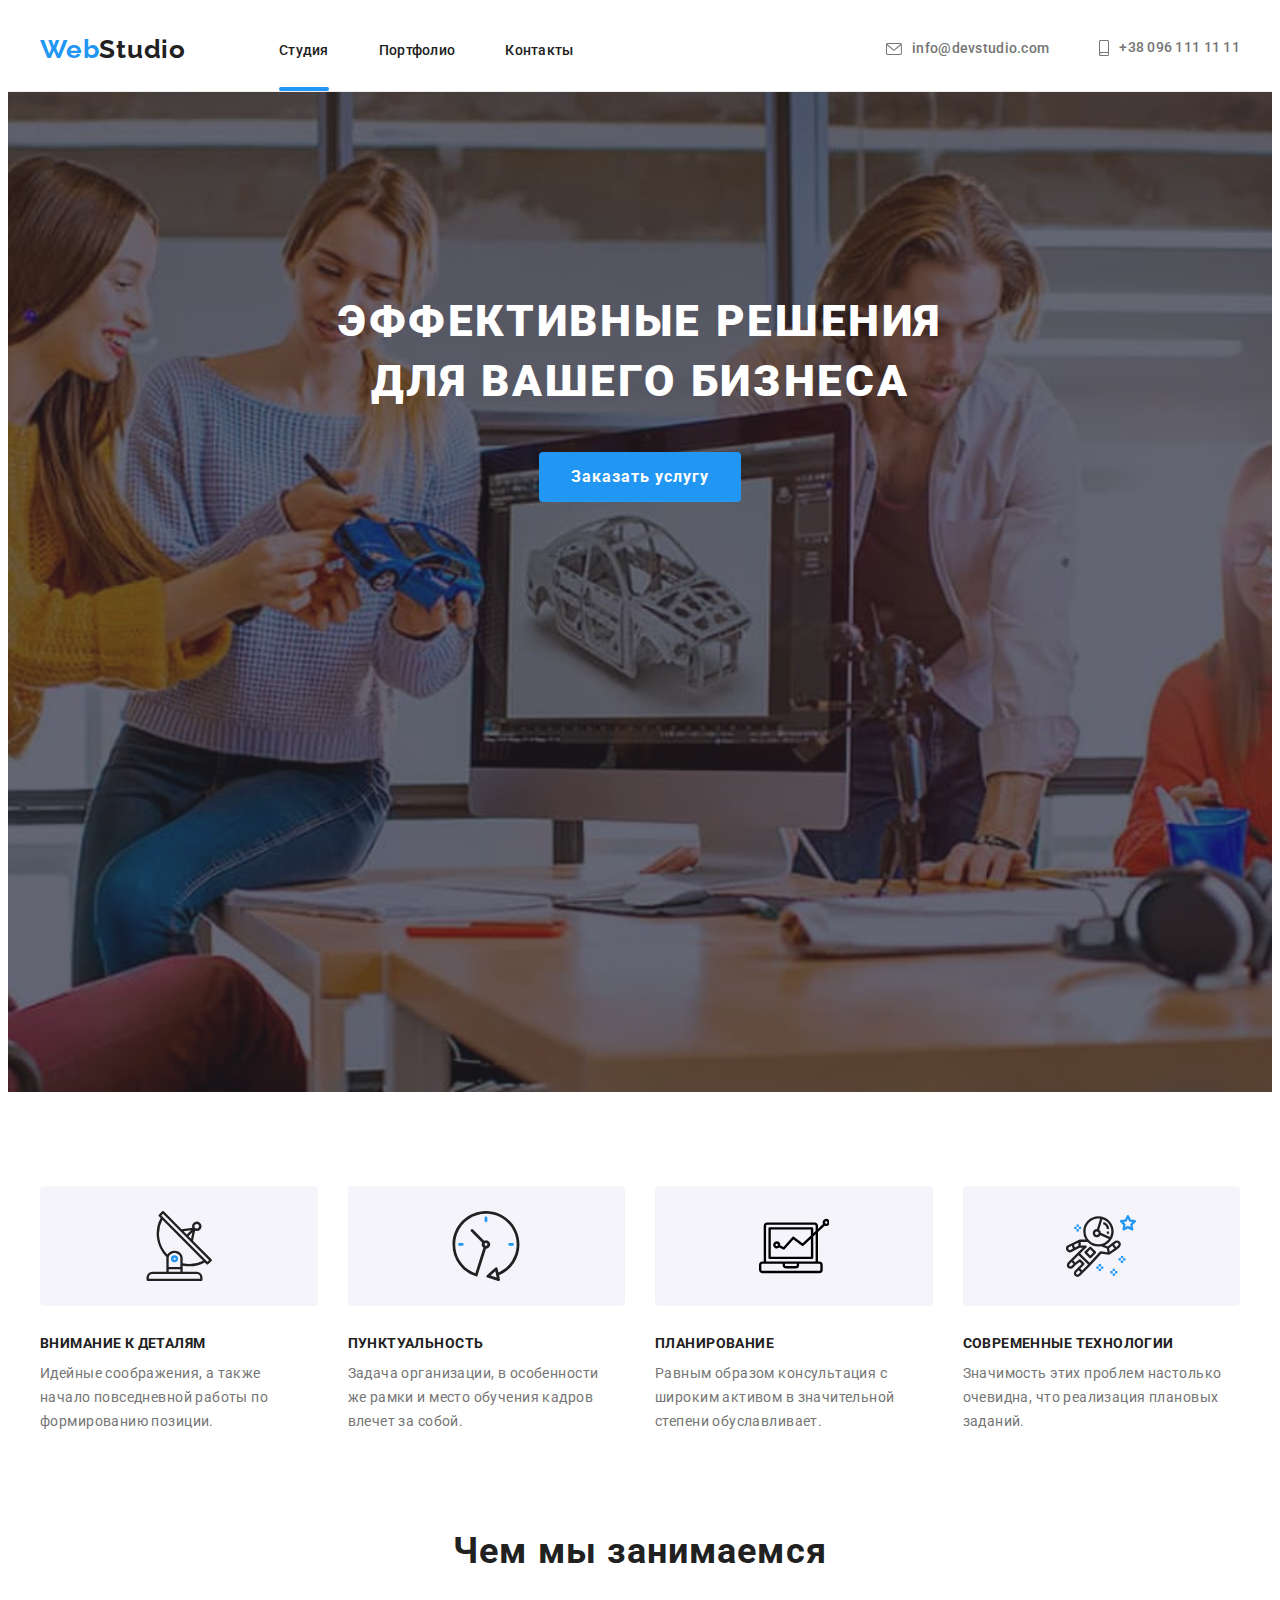
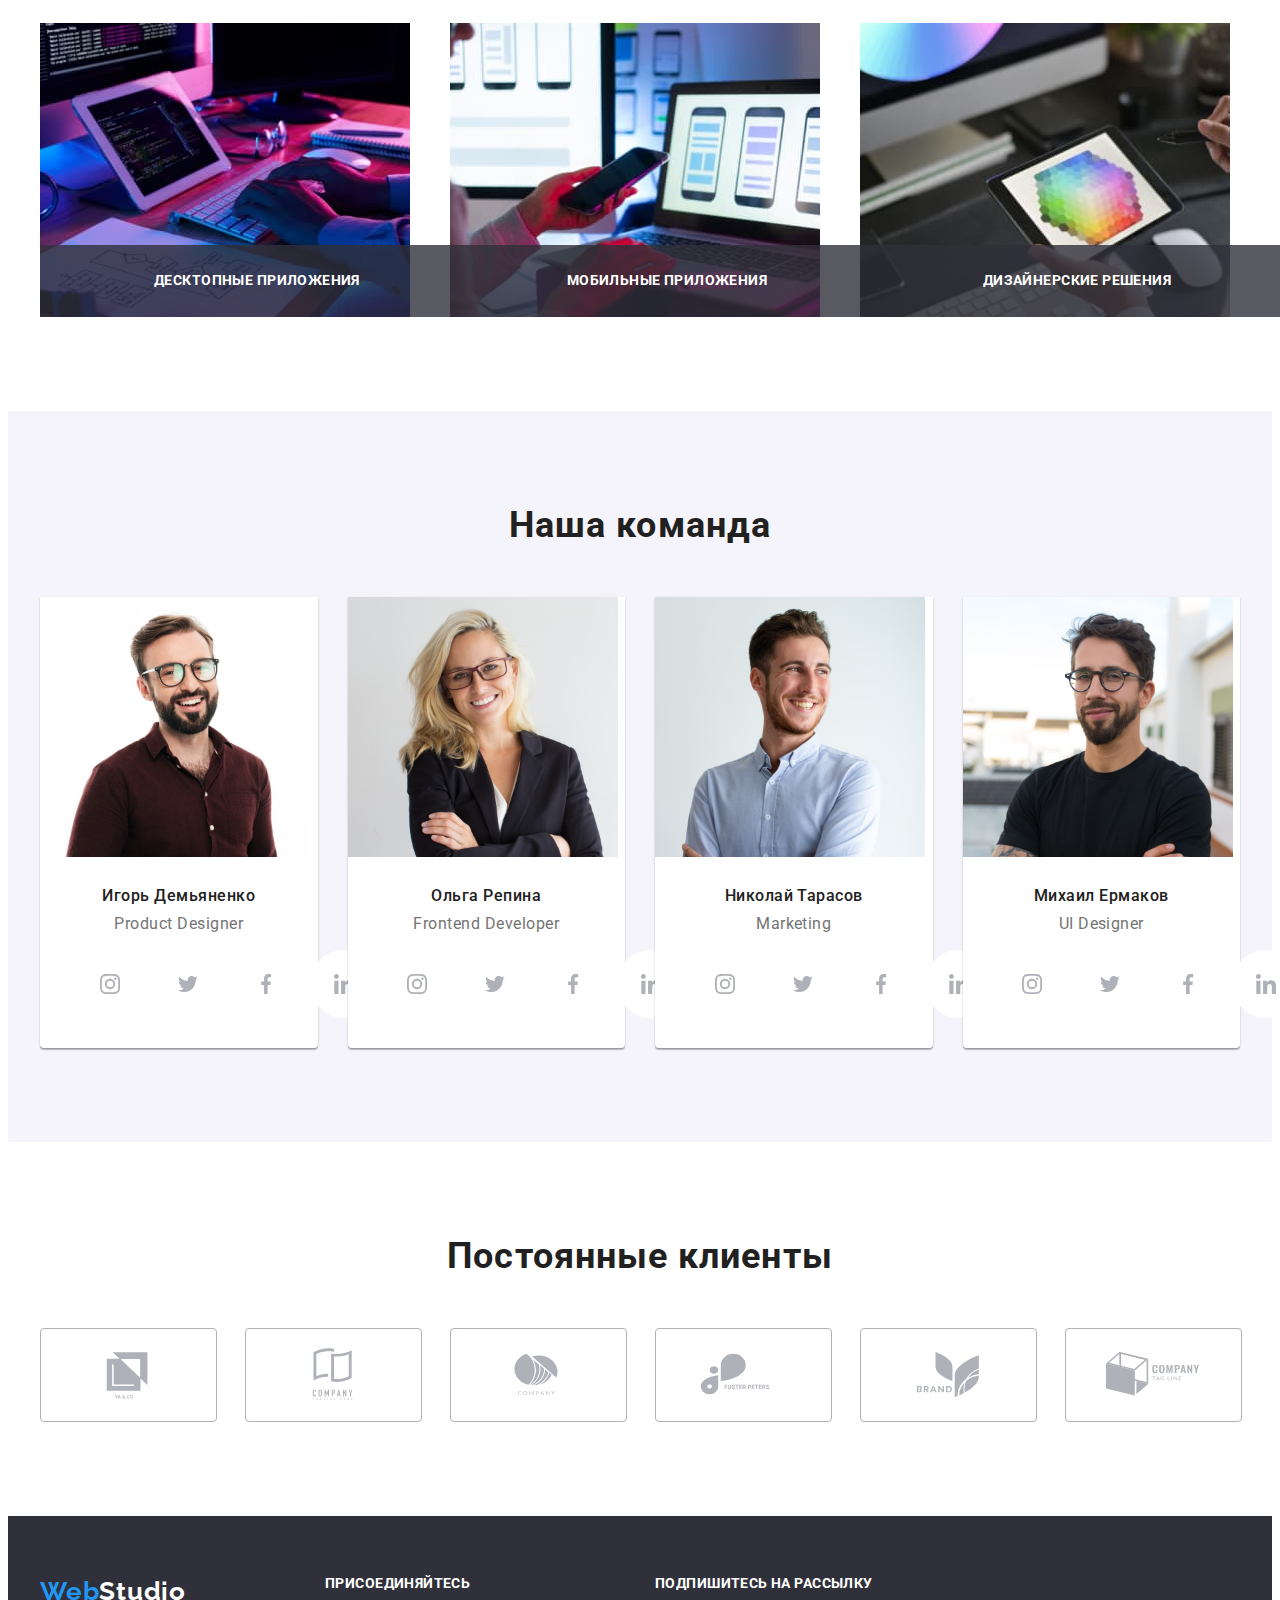
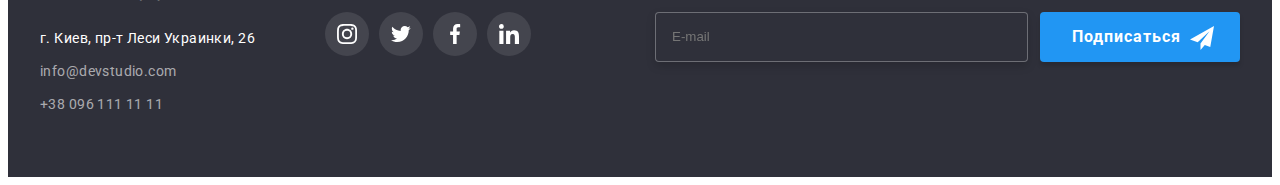
<file: index.html>
<!DOCTYPE html>
<html lang="ru">
  <head>
    <meta charset="UTF-8" />
    <meta http-equiv="X-UA-Compatible" content="IE=edge" />
    <meta name="viewport" content="width=device-width, initial-scale=1.0" />
    <title lang="en">WebStudio</title>
    <link rel="preconnect" href="https://fonts.gstatic.com" />
    <link
      href="https://fonts.googleapis.com/css2?family=Raleway:wght@700&family=Roboto:wght@400;500;700;900&display=swap"
      rel="stylesheet"
    />
    <link
      rel="stylesheet"
      href="https://cdnjs.cloudflare.com/ajax/libs/modern-normalize/1.0.0/modern-normalize.min.css"
      integrity="sha512-ISS7cAi1PEhQ8jnbJpJZMd29NlhNj4AWYyLOSp2CE/CsHxTCu+r+t0D2yoJudVrd0/8fTVPUVDzY5Tvli75u/g=="
      crossorigin="anonymous"
    />
    <link rel="stylesheet" href="./css/main.min.css" />
  </head>
  <body>
    <!-- Верхняя линия -->
    <header class="header">
      <div class="container header__container">
        <!-- Шапка -->
        <a href="./index.html" class="logo link" lang="en">
          <span class="logo-span">Web</span>Studio
        </a>

        <nav class="nav">
          <ul class="nav__menu">
            <li class="nav__menu--item">
              <a
                href="./index.html"
                class="link nav__menu--link nav__menu--current"
                >Студия</a
              >
            </li>

            <li class="nav__menu--item">
              <a href="./portfolio.html" class="link nav__menu--link"
                >Портфолио</a
              >
            </li>

            <li class="nav__menu--item">
              <a href="" class="link nav__menu--link">Контакты</a>
            </li>
          </ul>
        </nav>

        <ul class="nav__contacts">
          <li class="nav__contacts--item">
            <a href="mailto:info@devstudio.com" class="link nav__contacts--link"
              ><svg class="contacts-icon nav__contacts--email">
                <use href="./images/symbol-defs.svg#icon-email"></use></svg
              >info@devstudio.com</a
            >
          </li>

          <li class="nav__contacts--item">
            <a href="tel:+380961111111" class="link nav__contacts--link"
              ><svg class="contacts-icon nav__contacts--tel">
                <use href="./images/symbol-defs.svg#icon-smartphone"></use></svg
              >+38 096 111 11 11</a
            >
          </li>
        </ul>
      </div>
    </header>

    <!-- Майн -->
    <main>
      <!-- Шапка -->
      <section class="cap section">
        <h1 class="cap__title">Эффективные решения для вашего бизнеса</h1>
        <button type="button" class="cap__button" data-modal-open>
          Заказать услугу
        </button>
      </section>

      <!-- Особенности -->
      <section class="features section">
        <div class="container">
          <ul class="features__list">
            <li class="item features__list--item">
              <div class="features__list--card">
                <svg class="features__list--icon">
                  <use href="./images/symbol-defs.svg#icon-antenna"></use>
                </svg>
              </div>

              <h3 class="features__list--title">Внимание к деталям</h3>
              <p class="features__list--text">
                Идейные соображения, а также начало повседневной работы по
                формированию позиции.
              </p>
            </li>
            <li class="item features__list--item">
              <div class="features__list--card">
                <svg class="features__list--icon">
                  <use href="./images/symbol-defs.svg#icon-punctuality"></use>
                </svg>
              </div>

              <h3 class="features__list--title">Пунктуальность</h3>
              <p class="features__list--text">
                Задача организации, в особенности же рамки и место обучения
                кадров влечет за собой.
              </p>
            </li>

            <li class="item features__list--item">
              <div class="features__list--card">
                <svg class="features__list--icon">
                  <use href="./images/symbol-defs.svg#icon-planning"></use>
                </svg>
              </div>

              <h3 class="features__list--title">Планирование</h3>
              <p class="features__list--text">
                Равным образом консультация с широким активом в значительной
                степени обуславливает.
              </p>
            </li>

            <li class="item features__list--item">
              <div class="features__list--card">
                <svg class="features__list--icon">
                  <use href="./images/symbol-defs.svg#icon-technology"></use>
                </svg>
              </div>

              <h3 class="features__list--title">Современные технологии</h3>
              <p class="features__list--text">
                Значимость этих проблем настолько очевидна, что реализация
                плановых заданий.
              </p>
            </li>
          </ul>
        </div>
      </section>

      <!-- Чем мы занимаемся -->
      <section class="doing section">
        <div class="container">
          <h2 class="section__title">Чем мы занимаемся</h2>
          <ul class="doing__list">
            <li class="item doing__list--item">
              <h3 class="doing__list--title">Десктопные приложения</h3>
              <img src="./images/img1.jpg" alt="Код" width="370" />
            </li>

            <li class="item doing__list--item">
              <h3 class="doing__list--title">Мобильные приложения</h3>

              <img src="./images/img2.jpg" alt="Анимация" width="370" />
            </li>

            <li class="item doing__list--item">
              <h3 class="doing__list--title">Дизайнерские решения</h3>
              <img src="./images/img3.jpg" alt="Дизайн" width="370" />
            </li>
          </ul>
        </div>
      </section>

      <!-- Наша команда -->
      <section class="team__content section">
        <div class="container">
          <h2 class="section__title">Наша команда</h2>
          <ul class="team__content--list">
            <li class="team__content--item">
              <img
                src="./images/igorr.jpg"
                width="270"
                alt="Изображение Игорья Демьяненко"
              />
              <div class="social__content">
                <h4 class="social__content--title">Игорь Демьяненко</h4>
                <p class="social__content--text" lang="en">Product Designer</p>
                <ul class="list social__list">
                  <li class="social__list--item">
                    <a class="social__list--link link" href=""
                      ><svg class="social__list--icon">
                        <use
                          href="./images/symbol-defs.svg#icon-instagram"
                        ></use></svg
                    ></a>
                  </li>
                  <li class="social__list--item">
                    <a class="social__list--link link" href=""
                      ><svg class="social__list--icon">
                        <use
                          href="./images/symbol-defs.svg#icon-twitter"
                        ></use></svg
                    ></a>
                  </li>
                  <li class="social__list--item">
                    <a class="social__list--link link" href=""
                      ><svg class="social__list--icon">
                        <use
                          href="./images/symbol-defs.svg#icon-facebook"
                        ></use></svg
                    ></a>
                  </li>
                  <li class="social__list--item">
                    <a class="social__list--link link" href=""
                      ><svg class="social__list--icon">
                        <use
                          href="./images/symbol-defs.svg#icon-linkedin"
                        ></use></svg
                    ></a>
                  </li>
                </ul>
              </div>
            </li>

            <li class="team__content--item">
              <img
                src="./images/olga.jpg"
                width="270"
                alt="Изображение Ольга Репина"
              />
              <div class="social__content">
                <h4 class="social__content--title">Ольга Репина</h4>
                <p class="social__content--text" lang="en">
                  Frontend Developer
                </p>
                <ul class="list social__list">
                  <li class="social__list--item">
                    <a class="social__list--link link" href=""
                      ><svg class="social__list--icon">
                        <use
                          href="./images/symbol-defs.svg#icon-instagram"
                        ></use></svg
                    ></a>
                  </li>
                  <li class="social__list--item">
                    <a class="social__list--link link" href=""
                      ><svg class="social__list--icon">
                        <use
                          href="./images/symbol-defs.svg#icon-twitter"
                        ></use></svg
                    ></a>
                  </li>
                  <li class="social__list--item">
                    <a class="social__list--link link" href=""
                      ><svg class="social__list--icon">
                        <use
                          href="./images/symbol-defs.svg#icon-facebook"
                        ></use></svg
                    ></a>
                  </li>
                  <li class="social__list--item">
                    <a class="social__list--link link" href=""
                      ><svg class="social__list--icon">
                        <use
                          href="./images/symbol-defs.svg#icon-linkedin"
                        ></use></svg
                    ></a>
                  </li>
                </ul>
              </div>
            </li>

            <li class="team__content--item">
              <img
                src="./images/nikolay.jpg"
                width="270"
                alt="Изображение Николайя Тарасова"
              />
              <div class="social__content">
                <h4 class="social__content--title">Николай Тарасов</h4>
                <p class="social__content--text" lang="en">Marketing</p>
                <ul class="list social__list">
                  <li class="social__list--item">
                    <a class="social__list--link link" href=""
                      ><svg class="social__list--icon">
                        <use
                          href="./images/symbol-defs.svg#icon-instagram"
                        ></use></svg
                    ></a>
                  </li>
                  <li class="social__list--item">
                    <a class="social__list--link link" href=""
                      ><svg class="social__list--icon">
                        <use
                          href="./images/symbol-defs.svg#icon-twitter"
                        ></use></svg
                    ></a>
                  </li>
                  <li class="social__list--item">
                    <a class="social__list--link link" href=""
                      ><svg class="social__list--icon">
                        <use
                          href="./images/symbol-defs.svg#icon-facebook"
                        ></use></svg
                    ></a>
                  </li>
                  <li class="social__list--item">
                    <a class="social__list--link link" href=""
                      ><svg class="social__list--icon">
                        <use
                          href="./images/symbol-defs.svg#icon-linkedin"
                        ></use></svg
                    ></a>
                  </li>
                </ul>
              </div>
            </li>

            <li class="team__content--item">
              <img
                src="./images/mikhail.jpg"
                width="270"
                alt="Изображение Михаила Ермакова"
              />
              <div class="social__content">
                <h4 class="social__content--title">Михаил Ермаков</h4>
                <p class="social__content--text" lang="en">UI Designer</p>
                <ul class="list social__list">
                  <li class="social__list--item">
                    <a class="social__list--link link" href=""
                      ><svg class="social__list--icon">
                        <use
                          href="./images/symbol-defs.svg#icon-instagram"
                        ></use></svg
                    ></a>
                  </li>
                  <li class="social__list--item">
                    <a class="social__list--link link" href=""
                      ><svg class="social__list--icon">
                        <use
                          href="./images/symbol-defs.svg#icon-twitter"
                        ></use></svg
                    ></a>
                  </li>
                  <li class="social__list--item">
                    <a class="social__list--link link" href=""
                      ><svg class="social__list--icon">
                        <use
                          href="./images/symbol-defs.svg#icon-facebook"
                        ></use></svg
                    ></a>
                  </li>
                  <li class="social__list--item">
                    <a class="social__list--link link" href=""
                      ><svg class="social__list--icon">
                        <use
                          href="./images/symbol-defs.svg#icon-linkedin"
                        ></use></svg
                    ></a>
                  </li>
                </ul>
              </div>
            </li>
          </ul>
        </div>
      </section>

      <section class="section">
        <div class="container">
          <h2 class="section__title">Постоянные клиенты</h2>
          <ul class="list__client">
            <li class="list__client--item">
              <a class="list__client--link" href=""
                ><svg class="list__client--logo">
                  <use href="./images/symbol-defs.svg#icon-yaco"></use></svg
              ></a>
            </li>
            <li class="list__client--item">
              <a class="list__client--link" href=""
                ><svg class="list__client--logo">
                  <use href="./images/symbol-defs.svg#icon-tagline"></use></svg
              ></a>
            </li>
            <li class="list__client--item">
              <a class="list__client--link" href=""
                ><svg class="list__client--logo">
                  <use href="./images/symbol-defs.svg#icon-company"></use></svg
              ></a>
            </li>
            <li class="list__client--item">
              <a class="list__client--link" href=""
                ><svg class="list__client--logo">
                  <use href="./images/symbol-defs.svg#icon-foster"></use></svg
              ></a>
            </li>
            <li class="list__client--item">
              <a class="list__client--link" href=""
                ><svg class="list__client--logo">
                  <use href="./images/symbol-defs.svg#icon-brand"></use></svg
              ></a>
            </li>
            <li class="list__client--item">
              <a class="list__client--link" href=""
                ><svg class="list__client--logo">
                  <use
                    href="./images/symbol-defs.svg#icon-cptagline"
                  ></use></svg
              ></a>
            </li>
          </ul>
        </div>
      </section>
    </main>

    <!-- Подвал -->
    <footer class="footer">
      <div class="container footer__container">
        <div class="footer__first--grid">
          <div>
            <a href="./index.html" class="footer-logo logo link" lang="en"
              ><span class="logo-span">Web</span>Studio</a
            >
            <address>
              <ul class="footer__contacts_list">
                <li class="footer__contacts_list--item">
                  <a
                    class="link footer__contacts_list--location"
                    href="https://goo.gl/maps/gFSnzHAGVieAKpkWA"
                    target="_blank"
                    >г. Киев, пр-т Леси Украинки, 26</a
                  >
                </li>

                <li class="footer__contacts_list--item">
                  <a
                    href="mailto:info@devstudio.com"
                    class="footer__contacts_list--link-contacts link"
                    >info@devstudio.com</a
                  >
                </li>

                <li class="footer__contacts_list--item">
                  <a
                    href="tel:+380961111111"
                    class="footer__contacts_list--link-contacts link"
                    >+38 096 111 11 11</a
                  >
                </li>
              </ul>
            </address>
          </div>
          <div class="footer__div">
            <p class="footer__text">присоединяйтесь</p>

            <ul class="footer__social">
              <li class="footer__social--item">
                <a class="footer__social--link link" href=""
                  ><svg class="footer__social--icon">
                    <use
                      href="./images/symbol-defs.svg#icon-instagram"
                    ></use></svg
                ></a>
              </li>

              <li class="footer__social--item">
                <a class="footer__social--link link" href=""
                  ><svg class="footer__social--icon">
                    <use
                      href="./images/symbol-defs.svg#icon-twitter"
                    ></use></svg
                ></a>
              </li>

              <li class="footer__social--item">
                <a class="footer__social--link link" href=""
                  ><svg class="footer__social--icon">
                    <use
                      href="./images/symbol-defs.svg#icon-facebook"
                    ></use></svg
                ></a>
              </li>

              <li class="footer__social--item">
                <a class="footer__social--link link" href=""
                  ><svg class="footer__social--icon">
                    <use
                      href="./images/symbol-defs.svg#icon-linkedin"
                    ></use></svg
                ></a>
              </li>
            </ul>
          </div>
        </div>

        <div class="footer__second--grid">
          <p class="footer__text">Подпишитесь на рассылку</p>
          <form action="#" class="footer__form">
            <input
              type="email"
              name="user-mail"
              class="footer__form--input"
              placeholder="E-mail"
              required
            />
            <button type="submit" class="footer__form--button">
              Подписаться
            </button>
            <svg class="footer__form--icon">
              <use href="./images/symbol-defs.svg#icon-send"></use>
            </svg>
          </form>
        </div>
      </div>
    </footer>
    <div class="backdrop is-hidden" data-modal>
      <div class="modal">
        <button type="button" class="modal__close" data-modal-close>
          <svg class="modal__close--icon">
            <use href="./images/symbol-defs.svg#icon-close"></use>
          </svg>
        </button>
        <p class="modal__text">Оставьте свои данные, мы вам перезвоним</p>
        <form action="#">
          <div class="modal__filed">
            <label for="name" class="modal__filed--label">Имя</label>
            <input
              type="text"
              name="user-name"
              id="name"
              class="modal__filed--input"
              required
              minlength="2"
            />
            <svg class="modal__filed--icon">
              <use href="./images/symbol-defs.svg#icon-name"></use>
            </svg>
          </div>
          <div class="modal__filed">
            <label for="tel" class="modal__filed--label">Телефон</label>
            <input
              type="tel"
              name="user-phone"
              id="tel"
              class="modal__filed--input"
              pattern="[0-9]{3}-[0-9]{3}-[0-9]{2}-[0-9]{2}"
              title="096-111-11-11"
              required
            />
            <svg class="modal__filed--icon">
              <use href="./images/symbol-defs.svg#icon-phone"></use>
            </svg>
          </div>
          <div class="modal__filed">
            <label for="mail" class="modal__filed--label">Почта</label>
            <input
              type="email"
              name="user-email"
              id="mail"
              class="modal__filed--input"
              required
            />
            <svg class="modal__filed--icon">
              <use href="./images/symbol-defs.svg#icon-mail"></use>
            </svg>
          </div>
          <div class="modal__filed modal__filed--textarea">
            <label for="inp-text" class="modal__filed--label"
              >Комментарий</label
            >
            <textarea
              name="user-text"
              id="inp-text"
              class="modal__filed--text"
              placeholder="Введите текст"
            ></textarea>
          </div>
          <div class="checkbox__last">
            <input
              type="checkbox"
              id="checkbox"
              class="visually__hidden checkbox__last--input"
              required
            />
            <label for="checkbox" class="check__label"
              >Соглашаюсь с рассылкой и принимаю
              <span
                ><a href="" class="check__label--link"
                  >Условия договора</a
                ></span
              ><span class="check__label--span">
                <svg class="check__label--icon">
                  <use href="./images/symbol-defs.svg#icon-check"></use>
                </svg>
              </span>
            </label>
          </div>
          <div class="modal-div__button">
            <button type="submit" class="modal-submit__btn">Отправить</button>
          </div>
        </form>
      </div>
    </div>
    <script src="./js/modal.js"></script>
  </body>
</html>
</file>
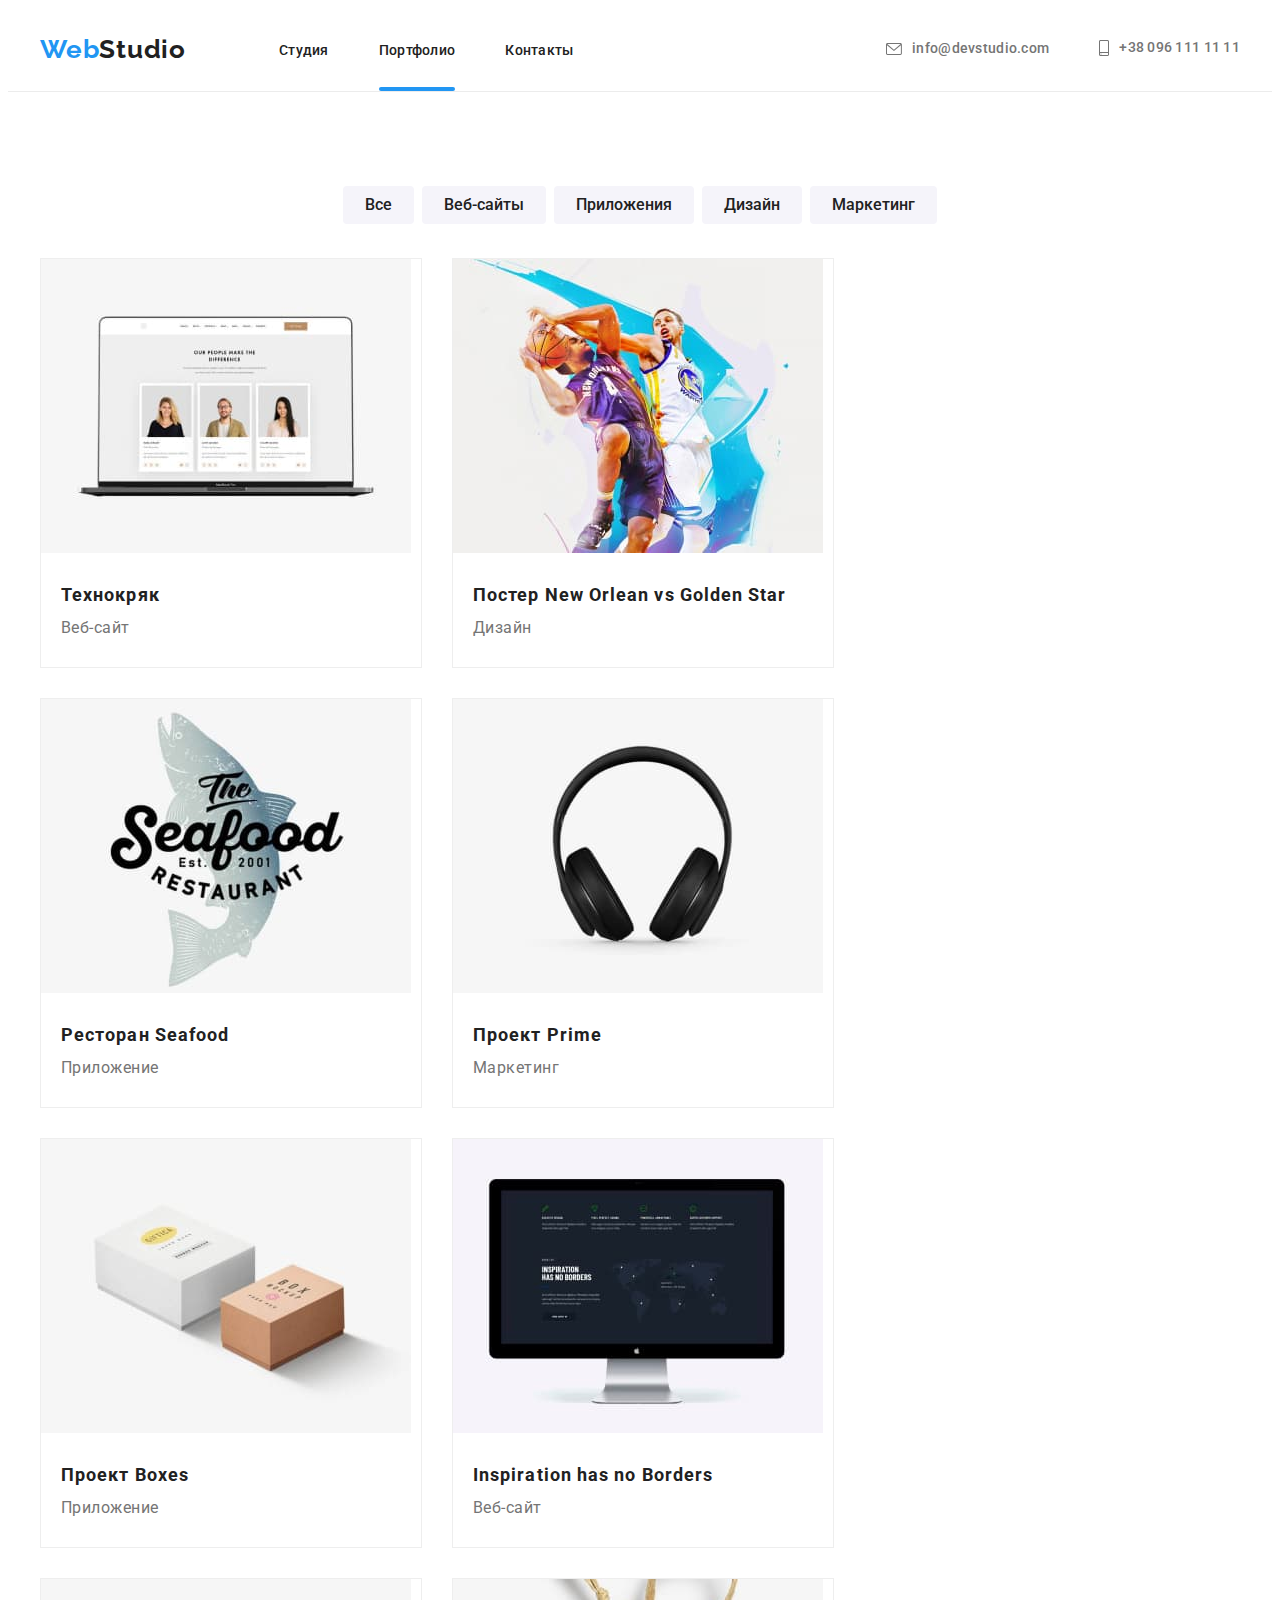
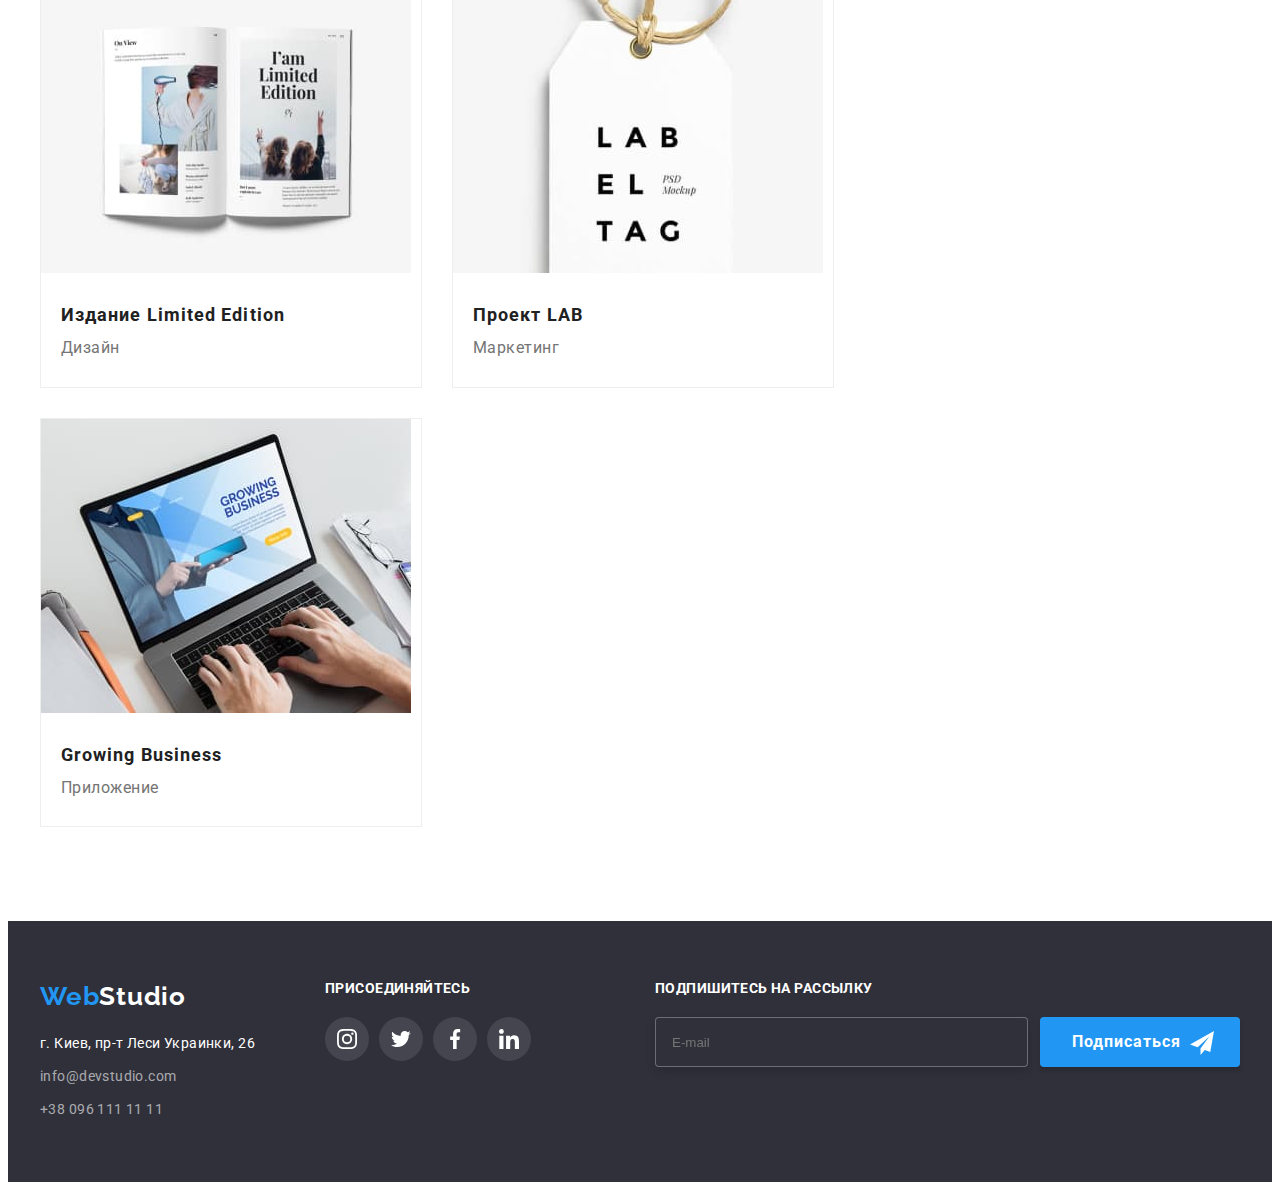
<file: portfolio.html>
<!DOCTYPE html>
<html lang="ru">
  <head>
    <meta charset="UTF-8" />
    <meta http-equiv="X-UA-Compatible" content="IE=edge" />
    <meta name="viewport" content="width=device-width, initial-scale=1.0" />
    <title lang="en">WebStudio</title>
    <link rel="preconnect" href="https://fonts.gstatic.com" />
    <link
      href="https://fonts.googleapis.com/css2?family=Raleway:wght@700&family=Roboto:wght@400;500;700;900&display=swap"
      rel="stylesheet"
    />
    <link
      rel="stylesheet"
      href="https://cdnjs.cloudflare.com/ajax/libs/modern-normalize/1.0.0/modern-normalize.min.css"
      integrity="sha512-ISS7cAi1PEhQ8jnbJpJZMd29NlhNj4AWYyLOSp2CE/CsHxTCu+r+t0D2yoJudVrd0/8fTVPUVDzY5Tvli75u/g=="
      crossorigin="anonymous"
    />
    <link rel="stylesheet" href="./css/main.min.css" />
  </head>
  <body>
    <!-- Верхняя линия -->
    <header class="header">
      <div class="container header__container">
        <!-- Шапка -->
        <a href="./index.html" class="logo link" lang="en">
          <span class="logo-span">Web</span>Studio
        </a>

        <nav class="nav">
          <ul class="nav__menu">
            <li class="nav__menu--item">
              <a href="./index.html" class="link nav__menu--link">Студия</a>
            </li>

            <li class="nav__menu--item">
              <a
                href="./portfolio.html"
                class="link nav__menu--link nav__menu--current"
                >Портфолио</a
              >
            </li>

            <li class="nav__menu--item">
              <a href="" class="link nav__menu--link">Контакты</a>
            </li>
          </ul>
        </nav>

        <ul class="nav__contacts">
          <li class="nav__contacts--item">
            <a href="mailto:info@devstudio.com" class="link nav__contacts--link"
              ><svg class="contacts-icon nav__contacts--email">
                <use href="./images/symbol-defs.svg#icon-email"></use></svg
              >info@devstudio.com</a
            >
          </li>

          <li class="nav__contacts--item">
            <a href="tel:+380961111111" class="link nav__contacts--link"
              ><svg class="contacts-icon nav__contacts--tel">
                <use href="./images/symbol-defs.svg#icon-smartphone"></use></svg
              >+38 096 111 11 11</a
            >
          </li>
        </ul>
      </div>
    </header>

    <!-- Майн -->
    <main class="main">
      <section class="section">
        <div class="container">
          <ul class="filters">
            <li class="filters__item">
              <button type="button" class="filters__button">Все</button>
            </li>

            <li class="filters__item">
              <button type="button" class="filters__button">Веб-сайты</button>
            </li>

            <li class="filters__item">
              <button type="button" class="filters__button">Приложения</button>
            </li>

            <li class="filters__item">
              <button type="button" class="filters__button">Дизайн</button>
            </li>

            <li class="filters__item">
              <button type="button" class="filters__button">Маркетинг</button>
            </li>
          </ul>

          <ul class="project__card">
            <li class="item project__card--item">
              <a class="link project__card--link" href=""
                ><div class="project__content_upper">
                  <img
                    src="./images/technocryk.jpg"
                    width="370"
                    alt="Изображение людей на сайте"
                  />
                  <div class="overlay">
                    <p class="overlay__text">
                      Технокряк это современная площадка распространения
                      коронавируса. Компании используют эту платформу для
                      цифрового шпионажа и атак на защищённые сервера
                      конкурентов.
                    </p>
                  </div>
                </div>
                <div class="project__content_lower">
                  <h2 class="project__content_lower--title">Технокряк</h2>
                  <p class="project__content_lower--text">Веб-сайт</p>
                </div></a
              >
            </li>

            <li class="item project__card--item">
              <a class="link project__card--link" href=""
                ><div class="project__content_upper">
                  <img
                    src="./images/orlean&golden.jpg"
                    width="370"
                    alt="Изображение два боскетболиста"
                  />
                  <div class="overlay">
                    <p class="overlay__text">
                      Технокряк это современная площадка распространения
                      коронавируса. Компании используют эту платформу для
                      цифрового шпионажа и атак на защищённые сервера
                      конкурентов.
                    </p>
                  </div>
                </div>
                <div class="project__content_lower">
                  <h2 class="project__content_lower--title">
                    Постер New Orlean vs Golden Star
                  </h2>
                  <p class="project__content_lower--text">Дизайн</p>
                </div></a
              >
            </li>

            <li class="item project__card--item">
              <a class="link project__card--link" href=""
                ><div class="project__content_upper">
                  <img
                    src="./images/seafood.jpg"
                    width="370"
                    alt="Изображение рыбного ресторана"
                  />
                  <div class="overlay">
                    <p class="overlay__text">
                      Технокряк это современная площадка распространения
                      коронавируса. Компании используют эту платформу для
                      цифрового шпионажа и атак на защищённые сервера
                      конкурентов.
                    </p>
                  </div>
                </div>
                <div class="project__content_lower">
                  <h2 class="project__content_lower--title">
                    Ресторан Seafood
                  </h2>
                  <p class="project__content_lower--text">Приложение</p>
                </div></a
              >
            </li>

            <li class="item project__card--item">
              <a class="link project__card--link" href=""
                ><div class="project__content_upper">
                  <img
                    src="./images/prime.jpg"
                    width="370"
                    alt="Изображение наушников"
                  />
                  <div class="overlay">
                    <p class="overlay__text">
                      Технокряк это современная площадка распространения
                      коронавируса. Компании используют эту платформу для
                      цифрового шпионажа и атак на защищённые сервера
                      конкурентов.
                    </p>
                  </div>
                </div>
                <div class="project__content_lower">
                  <h2 class="project__content_lower--title">Проект Prime</h2>
                  <p class="project__content_lower--text">Маркетинг</p>
                </div></a
              >
            </li>

            <li class="item project__card--item">
              <a class="link project__card--link" href=""
                ><div class="project__content_upper">
                  <img
                    src="./images/boxes.jpg"
                    width="370"
                    alt="Изображение 2 коробок"
                  />
                  <div class="overlay">
                    <p class="overlay__text">
                      Технокряк это современная площадка распространения
                      коронавируса. Компании используют эту платформу для
                      цифрового шпионажа и атак на защищённые сервера
                      конкурентов.
                    </p>
                  </div>
                </div>
                <div class="project__content_lower">
                  <h2 class="project__content_lower--title">Проект Boxes</h2>
                  <p class="project__content_lower--text">Приложение</p>
                </div></a
              >
            </li>

            <li class="item project__card--item">
              <a class="link project__card--link" href=""
                ><div class="project__content_upper">
                  <img
                    src="./images/borders.jpg"
                    width="370"
                    alt="Изображение монитора"
                  />
                  <div class="overlay">
                    <p class="overlay__text">
                      Технокряк это современная площадка распространения
                      коронавируса. Компании используют эту платформу для
                      цифрового шпионажа и атак на защищённые сервера
                      конкурентов.
                    </p>
                  </div>
                </div>
                <div class="project__content_lower">
                  <h2 class="project__content_lower--title" lang="en">
                    Inspiration has no Borders
                  </h2>
                  <p class="project__content_lower--text">Веб-сайт</p>
                </div></a
              >
            </li>

            <li class="item project__card--item">
              <a class="link project__card--link" href=""
                ><div class="project__content_upper">
                  <img
                    src="./images/limitededition.jpg"
                    width="370"
                    alt="Изображение журнала"
                  />
                  <div class="overlay">
                    <p class="overlay__text">
                      Технокряк это современная площадка распространения
                      коронавируса. Компании используют эту платформу для
                      цифрового шпионажа и атак на защищённые сервера
                      конкурентов.
                    </p>
                  </div>
                </div>
                <div class="project__content_lower">
                  <h2 class="project__content_lower--title">
                    Издание Limited Edition
                  </h2>
                  <p class="project__content_lower--text">Дизайн</p>
                </div></a
              >
            </li>
            <li class="item project__card--item">
              <a class="link project__card--link" href=""
                ><div class="project__content_upper">
                  <img
                    src="./images/lab.jpg"
                    width="370"
                    alt="Изображение бирки с надписем"
                  />
                  <div class="overlay">
                    <p class="overlay__text">
                      Технокряк это современная площадка распространения
                      коронавируса. Компании используют эту платформу для
                      цифрового шпионажа и атак на защищённые сервера
                      конкурентов.
                    </p>
                  </div>
                </div>
                <div class="project__content_lower">
                  <h2 class="project__content_lower--title">Проект LAB</h2>
                  <p class="project__content_lower--text">Маркетинг</p>
                </div></a
              >
            </li>

            <li class="item project__card--item">
              <a class="link project__card--link" href=""
                ><div class="project__content_upper">
                  <img
                    src="./images/growingBusiness.jpg"
                    width="370"
                    alt="Изображение ноутбука"
                  />
                  <div class="overlay">
                    <p class="overlay__text">
                      Технокряк это современная площадка распространения
                      коронавируса. Компании используют эту платформу для
                      цифрового шпионажа и атак на защищённые сервера
                      конкурентов.
                    </p>
                  </div>
                </div>
                <div class="project__content_lower">
                  <h2 class="project__content_lower--title" lang="en">
                    Growing Business
                  </h2>
                  <p class="project__content_lower--text">Приложение</p>
                </div></a
              >
            </li>
          </ul>
        </div>
      </section>
    </main>

    <!-- Подвал -->
    <footer class="footer">
      <div class="container footer__container">
        <div class="footer__first--grid">
          <div>
            <a href="./index.html" class="footer-logo logo link" lang="en"
              ><span class="logo-span">Web</span>Studio</a
            >
            <address>
              <ul class="footer__contacts_list">
                <li class="footer__contacts_list--item">
                  <a
                    class="link footer__contacts_list--location"
                    href="https://goo.gl/maps/gFSnzHAGVieAKpkWA"
                    target="_blank"
                    >г. Киев, пр-т Леси Украинки, 26</a
                  >
                </li>

                <li class="footer__contacts_list--item">
                  <a
                    href="mailto:info@devstudio.com"
                    class="footer__contacts_list--link-contacts link"
                    >info@devstudio.com</a
                  >
                </li>

                <li class="footer__contacts_list--item">
                  <a
                    href="tel:+380961111111"
                    class="footer__contacts_list--link-contacts link"
                    >+38 096 111 11 11</a
                  >
                </li>
              </ul>
            </address>
          </div>
          <div class="footer__div">
            <p class="footer__text">присоединяйтесь</p>

            <ul class="footer__social">
              <li class="footer__social--item">
                <a class="footer__social--link link" href=""
                  ><svg class="footer__social--icon">
                    <use
                      href="./images/symbol-defs.svg#icon-instagram"
                    ></use></svg
                ></a>
              </li>

              <li class="footer__social--item">
                <a class="footer__social--link link" href=""
                  ><svg class="footer__social--icon">
                    <use
                      href="./images/symbol-defs.svg#icon-twitter"
                    ></use></svg
                ></a>
              </li>

              <li class="footer__social--item">
                <a class="footer__social--link link" href=""
                  ><svg class="footer__social--icon">
                    <use
                      href="./images/symbol-defs.svg#icon-facebook"
                    ></use></svg
                ></a>
              </li>

              <li class="footer__social--item">
                <a class="footer__social--link link" href=""
                  ><svg class="footer__social--icon">
                    <use
                      href="./images/symbol-defs.svg#icon-linkedin"
                    ></use></svg
                ></a>
              </li>
            </ul>
          </div>
        </div>

        <div class="footer__second--grid">
          <p class="footer__text">Подпишитесь на рассылку</p>
          <form action="#" class="footer__form">
            <input
              type="email"
              name="user-mail"
              class="footer__form--input"
              placeholder="E-mail"
              required
            />
            <button type="submit" class="footer__form--button">
              Подписаться
            </button>
            <svg class="footer__form--icon">
              <use href="./images/symbol-defs.svg#icon-send"></use>
            </svg>
          </form>
        </div>
      </div>
    </footer>
  </body>
</html>
</file>
<file: css/main.min.css>
body{font-family:Roboto, sans-serif}button{font-family:Roboto}img{display:block;max-width:100%;height:auto}h1,h2,h3,h4,h5,h6,p{margin:0}ul,ol{margin:0;padding-left:0;list-style:none}address{font-style:normal}.link{text-decoration:none}.container{width:1200px;padding-left:15px;padding-right:15px;margin-left:auto;margin-right:auto}.section__title{margin-bottom:50px;color:var(--black-title-text);font-weight:700;font-size:36px;line-height:1.16;letter-spacing:0.03em;text-align:center}.section{padding-top:94px;padding-bottom:94px}.doing__list{display:flex;flex-wrap:wrap;margin-left:-30px}.doing__list--item{position:relative;margin-left:30px;flex-basis:calc((100% - 90px) / 3)}.doing__list--title{position:absolute;bottom:0;left:0;width:100%;padding:27px;font-weight:700;font-size:14px;line-height:1.24;text-align:center;letter-spacing:0.03em;text-transform:uppercase;color:#ffffff;background:rgba(47,48,58,0.8)}.features__list{display:flex;flex-wrap:wrap;margin-left:-30px}.features__list--item{flex-basis:calc((100% - 120px) / 4);margin-left:30px}.features__list--card{width:100%;height:120px;display:inline-flex;justify-content:center;align-items:center;background:#f5f4fa;border-radius:4px;margin-bottom:30px}.features__list--icon{width:70px;height:70px}.features__list--title{color:var(--black-title-text);font-weight:700;font-size:14px;line-height:1.14;letter-spacing:0.03em;text-transform:uppercase;margin-bottom:10px;margin-top:0;width:270px;height:16px}.features__list--text{color:#757575;font-size:14px;line-height:1.71;letter-spacing:0.03em;width:270px;height:75px;flex-wrap:wrap}.list__client{flex-wrap:wrap;display:flex;margin-left:-30px}.list__client--item{margin-left:30px;flex-basis:calc((100% - 180px) / 6)}.list__client--link{display:inline-flex;justify-content:center;align-items:center;width:100%;height:92px;border:1px solid #afb1b8;border-radius:4px;transition:border-color 250ms cubic-bezier(0.4, 0, 0.2, 1)}.list__client--link:hover .list__client--logo,.list__client--link:focus .list__client--logo{fill:var(--logo-colors)}.list__client--link:hover,.list__client--link:focus{border-color:var(--logo-colors)}.list__client--logo{fill:#afb1b8;width:106px;height:60px;transition:fill 250ms cubic-bezier(0.4, 0, 0.2, 1)}.logo{color:var(--black-title-text);font-family:Raleway, cursive;font-weight:700;font-size:26px;line-height:1.19;letter-spacing:0.03em}.logo-span{color:var(--logo-colors)}.footer-logo{color:var(--logo-colors);color:var(--white-text)}.modal{position:relative;box-shadow:0px 1px 3px rgba(0,0,0,0.12),0px 1px 1px rgba(0,0,0,0.14),0px 2px 1px rgba(0,0,0,0.2);max-width:528px;min-height:581px;padding:40px 40px;background:#ffffff}.modal__close{position:absolute;top:10px;right:10px;width:30px;height:30px;border-radius:50%;background:#ffffff;border:1px solid rgba(0,0,0,0.1);box-sizing:border-box;display:flex;justify-content:center;align-items:center;transition:fill 250ms cubic-bezier(0.4, 0, 0.2, 1)}.modal__close--icon{width:18px;height:18px}.modal__close--icon:hover,.modal__close--icon:focus{fill:var(--logo-colors)}.modal__text{font-weight:700;font-size:20px;line-height:1.15;text-align:center;letter-spacing:0.03em;color:var(--black-title-text);margin-bottom:12px}.modal-div__button{text-align:center}.modal-div__button .modal-submit__btn{width:200px;height:50px;background:var(--logo-colors);color:var(--white-text);border:solid transparent;border-radius:4px;border:none;font-weight:700;font-size:16px;line-height:1.87;letter-spacing:0.06em;padding:10px 55px;transition:background 250ms cubic-bezier(0.4, 0, 0.2, 1)}.modal-div__button .modal-submit__btn:focus,.modal-div__button .modal-submit__btn:hover{background:var(--button-hover);box-shadow:0px 1px 3px rgba(0,0,0,0.12),0px 1px 1px rgba(0,0,0,0.14),0px 2px 1px rgba(0,0,0,0.2)}.modal__filed{position:relative;margin-bottom:10px}.modal__filed--label{font-size:12px;line-height:1.16;letter-spacing:0.01em;color:#757575}.modal__filed--input{display:block;width:100%;height:40px;font-family:Roboto;font-size:14px;line-height:1.14;letter-spacing:0.01em;padding-left:42px;border:1px solid rgba(33,33,33,0.2);border-radius:4px;outline:none;transition:border-color 250ms cubic-bezier(0.4, 0, 0.2, 1)}.modal__filed--input:hover,.modal__filed--input:focus,.modal__filed--input:hover+.modal__filed--icon,.modal__filed--input:focus+.modal__filed--icon{fill:var(--logo-colors);border-color:var(--logo-colors)}.modal__filed--icon{position:absolute;top:29px;left:14px;width:18px;height:18px;transition:fill 250ms cubic-bezier(0.4, 0, 0.2, 1)}.modal__filed--icon:hover,.modal__filed--icon:focus{fill:var(--logo-colors)}.modal__filed--textarea{margin-bottom:0}.modal__filed--text{width:100%;height:120px;padding:12px 16px;font-size:14px;line-height:1.14;letter-spacing:0.01em;resize:none;border:1px solid rgba(33,33,33,0.2);border-radius:4px;transition:border-color 250ms cubic-bezier(0.4, 0, 0.2, 1);outline:none}.modal__filed--text:focus,.modal__filed--text:hover{border-color:var(--logo-colors)}.modal__filed--text::placeholder{font-size:14px;line-height:1.14;letter-spacing:0.01em;color:rgba(117,117,117,0.5)}.checkbox__last--input:checked+.check__label .check__label--span{background-color:var(--logo-colors)}.checkbox__last{position:relative;margin-top:20px;margin-bottom:30px;display:inline-flex;align-items:center}.checkbox__last::before{position:absolute;content:"";width:16px;height:15px;margin-left:11px;display:inline-block;box-sizing:border-box;background-color:white;border:2px solid var(--black-title-text);border-radius:2px}.check__label{margin-left:36px;font-size:14px;line-height:1.71;letter-spacing:0.03em;color:#757575}.check__label--link{text-decoration-line:underline;color:var(--logo-colors)}.check__label--span{position:absolute;width:16px;height:16px;fill:var(--white-text);left:11px;top:4px;border-radius:2px;transition:background-color 250ms cubic-bezier(0.4, 0, 0.2, 1)}.check__label--icon{position:absolute;top:1px;right:1px;width:14px;height:14px}.social__content{width:206px;margin-left:auto;margin-right:auto;padding-top:30px;padding-bottom:30px}.social__content--title{color:var(--black-title-text);font-weight:500;font-size:16px;line-height:1.18;letter-spacing:0.03em;text-align:center;margin-bottom:10px}.social__content--text{color:#757575;font-size:16px;line-height:1.18;letter-spacing:0.03em;text-align:center;margin-bottom:16px}.social__list{display:inline-flex;margin-left:-10px}.social__list--item{margin-left:10px;flex-basis:calc((100% - 40px) / 4)}.social__list--link{display:flex;justify-content:center;align-items:center;width:44px;height:44px;border-radius:50%;background:#ffffff;padding:12px 12px;transition:background 250ms cubic-bezier(0.4, 0, 0.2, 1)}.social__list--link:hover,.social__list--link:focus{background-color:var(--logo-colors)}.social__list--link:hover .social__list--icon,.social__list--link:focus .social__list--icon{fill:#fff}.social__list--icon{width:20px;height:20px;fill:#afb1b8;transition:fill 250ms cubic-bezier(0.4, 0, 0.2, 1)}.team__content{background:#f5f4fa}.team__content--list{display:flex;flex-wrap:wrap;margin-left:-30px}.team__content--item{background:var(--white-text);flex-basis:calc((100% - 120px) / 4);margin-left:30px;box-shadow:0px 1px 3px rgba(0,0,0,0.12),0px 1px 1px rgba(0,0,0,0.14),0px 2px 1px rgba(0,0,0,0.2);border-radius:0px 0px 4px 4px}.footer__text{font-weight:700;font-size:14px;line-height:1.14;letter-spacing:0.03em;text-transform:uppercase;color:#ffffff;margin-bottom:20px}.backdrop{position:fixed;width:100%;height:100%;background-color:rgba(0,0,0,0.2);z-index:2;top:0;left:0;display:flex;justify-content:center;align-items:center}.cap{background-image:linear-gradient(rgba(47,48,58,0.4), rgba(47,48,58,0.4)),url(../images/headerImg.jpg);background-repeat:no-repeat;background-position:center;background-size:cover;max-width:1600px;min-height:600px;text-align:center;padding-top:200px;padding-bottom:200px}.cap__title{color:var(--white-text);font-weight:900;font-size:44px;line-height:1.36;letter-spacing:0.06em;text-transform:uppercase;max-width:696px;margin:0px auto 40px}.cap__button{background:var(--logo-colors);color:var(--white-text);border:solid transparent;font-weight:700;font-size:16px;line-height:1.87;letter-spacing:0.06em;border-radius:4px;padding:10px 32px;border:none;cursor:pointer;transition:background 250ms cubic-bezier(0.4, 0, 0.2, 1)}.cap__button:hover,.cap__button:focus{background:var(--button-hover)}.filters{display:flex;flex-wrap:wrap;justify-content:center;padding-bottom:34px}.filters__item:not(:last-child){margin-right:8px}.filters__button{background:#f5f4fa;color:var(--black-title-text);border:solid transparent;font-weight:500;font-size:16px;line-height:1.62;border-radius:4px;padding:6px 22px;border:none;cursor:pointer;transition:color 250ms cubic-bezier(0.4, 0, 0.2, 1),background-color 250ms cubic-bezier(0.4, 0, 0.2, 1)}.filters__button:hover,.filters__button:focus{background:var(--logo-colors);color:var(--white-text);box-shadow:0px 3px 1px rgba(0,0,0,0.1),0px 1px 2px rgba(0,0,0,0.08),0px 2px 2px rgba(0,0,0,0.12)}.footer{background:#2f303a;padding-top:60px;padding-bottom:60px}.footer__container{display:flex}.footer__first--grid{display:flex;flex-basis:calc((100% - 30px) / 2)}.footer__second--grid{margin-left:auto;flex-basis:calc((100% - 30px) / 2)}.footer__div{margin-left:70px}.footer__contacts_list--item:not(:last-child){margin-bottom:9px}.footer__contacts_list--item:first-child{margin-top:20px}.footer__contacts_list--location{color:var(--white-text);font-size:14px;line-height:1.71;letter-spacing:0.03em;margin-bottom:9px;transition:color 250ms cubic-bezier(0.4, 0, 0.2, 1)}.footer__contacts_list--location:hover,.footer__contacts_list--location:focus{color:var(--logo-colors)}.footer__contacts_list--link-contacts{color:rgba(255,255,255,0.6);font-size:14px;line-height:1.71;letter-spacing:0.03em;transition:color 250ms cubic-bezier(0.4, 0, 0.2, 1)}.footer__contacts_list--link-contacts:hover,.footer__contacts_list--link-contacts:focus{color:var(--logo-colors)}.footer__social{display:flex;max-width:206px;flex-wrap:wrap}.footer__social--item:not(:last-child){margin-right:10px}.footer__social--link{width:44px;height:44px;border-radius:50px;background:rgba(255,255,255,0.1);display:flex;justify-content:center;align-items:center;transition:background cubic-bezier(0.4, 0, 0.2, 1) 250ms}.footer__social--link:hover,.footer__social--link:focus{background-color:var(--logo-colors)}.footer__social--icon{width:20px;height:20px;fill:#ffffff}.footer__form{display:flex;position:relative}.footer__form--input{flex-grow:1;height:50px;background:#2f303a;border:1px solid rgba(255,255,255,0.3);box-sizing:border-box;filter:drop-shadow(0px 4px 4px rgba(0,0,0,0.15));border-radius:4px;outline:none;padding-left:16px;margin-right:12px;color:var(--white-text)}.footer__form--button{width:200px;height:50px;background:var(--logo-colors);color:var(--white-text);border:solid transparent;font-weight:700;font-size:16px;line-height:1.87;letter-spacing:0.06em;border-radius:4px;padding-left:29px;padding-right:62px;box-shadow:0px 4px 4px rgba(0,0,0,0.15);transition:background 250ms cubic-bezier(0.4, 0, 0.2, 1)}.footer__form--button:focus,.footer__form--button:hover{background:var(--button-hover)}.footer__form--icon{position:absolute;right:26px;bottom:12px;width:24px;height:24px}.header{background:var(--white-text);border-bottom:solid 1px #ececec}.header__container{display:flex;align-items:center}.nav{margin-left:93px}.nav__menu{display:flex}.nav__menu--item{margin-right:auto;position:relative;display:block;padding-top:32px;padding-bottom:32px}.nav__menu--item:not(:last-child){margin-right:50px}.nav__menu--link{color:var(--black-title-text);font-weight:500;font-size:14px;line-height:1.14;letter-spacing:0.02em;transition:color cubic-bezier(0.4, 0, 0.2, 1) 250ms}.nav__menu--link:focus,.nav__menu--link:hover{color:var(--logo-colors)}.nav__menu--current::after{content:"";position:absolute;display:block;left:0;bottom:0;width:100%;height:4px;border-radius:2px;background:var(--logo-colors)}.nav__contacts{display:flex;margin-left:auto}.nav__contacts--item:not(:last-child){margin-right:50px}.nav__contacts--link{color:#757575;font-weight:500;font-size:14px;line-height:1.14;letter-spacing:0.02em;display:inline-flex;align-items:center;transition:color cubic-bezier(0.4, 0, 0.2, 1) 250ms}.nav__contacts--link:hover,.nav__contacts--link:hover .nav__contacts--tel,.nav__contacts--link:hover .nav__contacts--email,.nav__contacts--link:focus,.nav__contacts--link:focus .nav__contacts--tel,.nav__contacts--link:focus .nav__contacts--email{color:var(--logo-colors);fill:var(--logo-colors)}.nav__contacts--email{width:16px;height:12px;margin-right:10px;fill:#757575;transition:fill cubic-bezier(0.4, 0, 0.2, 1) 250ms}.nav__contacts--tel{width:10px;height:16px;margin-right:10px;fill:#757575;transition:fill cubic-bezier(0.4, 0, 0.2, 1) 250ms}.project__card{display:flex;flex-wrap:wrap;margin-top:-30px;margin-left:-30px}.project__card--item{border:1px solid #eeeeee;background:var(--white-text);flex-basis:calc((100% - 90px) / 3);margin-top:30px;margin-left:30px}.project__card--link:hover,.project__card--link:focus{transition:box-shadow 250ms cubic-bezier(0.4, 0, 0.2, 1);display:block;box-shadow:0px 1px 1px rgba(0,0,0,0.12),0px 4px 4px rgba(0,0,0,0.06),1px 4px 6px rgba(0,0,0,0.16)}.project__card--link:hover .overlay,.project__card--link:focus .overlay{opacity:1;transform:translateY(-100%)}.project__content_upper{position:relative;overflow:hidden}.project__content_upper .overlay{position:absolute;top:100%;left:0;width:100%;height:100%;display:block;background:rgba(33,150,243,0.9);z-index:1;opacity:0;transition:opacity 250ms cubic-bezier(0.4, 0, 0.2, 1),transform 250ms cubic-bezier(0.4, 0, 0.2, 1)}.project__content_upper .overlay .overlay__text{padding:63px 24px;font-size:18px;line-height:1.56;letter-spacing:0.03em;color:#ffffff}.project__content_lower{padding:24px 20px}.project__content_lower--title{color:var(--black-title-text);font-weight:700;font-size:18px;line-height:2;letter-spacing:0.06em}.project__content_lower--text{color:#757575;font-size:16px;line-height:1.87;letter-spacing:0.03em}.doing{padding-top:0}.is-hidden{visibility:hidden;opacity:0}:root{--logo-colors: #2196f3;--black-title-text: #212121;--white-text: #ffffff;--button-hover: #1976d2}.visually__hidden{position:absolute;overflow:hidden;white-space:nowrap;width:1px;height:1px;border:0;padding:0;margin:1px;left:19px}
/*# sourceMappingURL=main.min.css.map */
</file>
